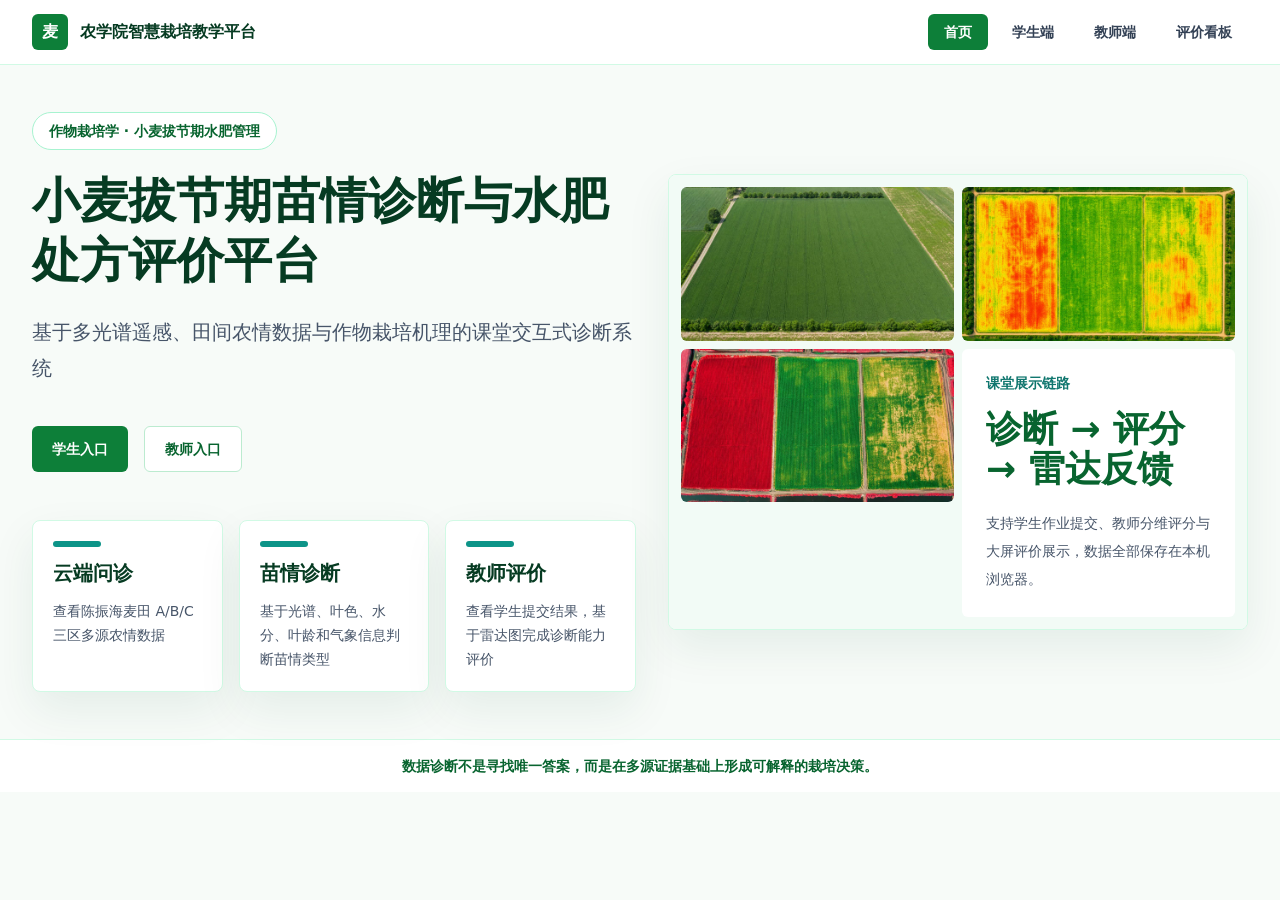
<file: index.html>
<!doctype html>
<html lang="zh-CN">
  <head>
    <meta charset="UTF-8" />
    <meta name="viewport" content="width=device-width, initial-scale=1.0" />
    <title>农学院小麦拔节期苗情诊断与水肥处方评价平台</title>
    <script type="module" crossorigin src="./assets/index-BrUct9hT.js?v=3"></script>
    <link rel="stylesheet" crossorigin href="./assets/index-06vpPLcN.css?v=3">
  </head>
  <body>
    <div id="root"></div>
  </body>
</html>
</file>
<file: assets/index-06vpPLcN.css>
*,:before,:after{--tw-border-spacing-x: 0;--tw-border-spacing-y: 0;--tw-translate-x: 0;--tw-translate-y: 0;--tw-rotate: 0;--tw-skew-x: 0;--tw-skew-y: 0;--tw-scale-x: 1;--tw-scale-y: 1;--tw-pan-x: ;--tw-pan-y: ;--tw-pinch-zoom: ;--tw-scroll-snap-strictness: proximity;--tw-gradient-from-position: ;--tw-gradient-via-position: ;--tw-gradient-to-position: ;--tw-ordinal: ;--tw-slashed-zero: ;--tw-numeric-figure: ;--tw-numeric-spacing: ;--tw-numeric-fraction: ;--tw-ring-inset: ;--tw-ring-offset-width: 0px;--tw-ring-offset-color: #fff;--tw-ring-color: rgb(59 130 246 / .5);--tw-ring-offset-shadow: 0 0 #0000;--tw-ring-shadow: 0 0 #0000;--tw-shadow: 0 0 #0000;--tw-shadow-colored: 0 0 #0000;--tw-blur: ;--tw-brightness: ;--tw-contrast: ;--tw-grayscale: ;--tw-hue-rotate: ;--tw-invert: ;--tw-saturate: ;--tw-sepia: ;--tw-drop-shadow: ;--tw-backdrop-blur: ;--tw-backdrop-brightness: ;--tw-backdrop-contrast: ;--tw-backdrop-grayscale: ;--tw-backdrop-hue-rotate: ;--tw-backdrop-invert: ;--tw-backdrop-opacity: ;--tw-backdrop-saturate: ;--tw-backdrop-sepia: ;--tw-contain-size: ;--tw-contain-layout: ;--tw-contain-paint: ;--tw-contain-style: }::backdrop{--tw-border-spacing-x: 0;--tw-border-spacing-y: 0;--tw-translate-x: 0;--tw-translate-y: 0;--tw-rotate: 0;--tw-skew-x: 0;--tw-skew-y: 0;--tw-scale-x: 1;--tw-scale-y: 1;--tw-pan-x: ;--tw-pan-y: ;--tw-pinch-zoom: ;--tw-scroll-snap-strictness: proximity;--tw-gradient-from-position: ;--tw-gradient-via-position: ;--tw-gradient-to-position: ;--tw-ordinal: ;--tw-slashed-zero: ;--tw-numeric-figure: ;--tw-numeric-spacing: ;--tw-numeric-fraction: ;--tw-ring-inset: ;--tw-ring-offset-width: 0px;--tw-ring-offset-color: #fff;--tw-ring-color: rgb(59 130 246 / .5);--tw-ring-offset-shadow: 0 0 #0000;--tw-ring-shadow: 0 0 #0000;--tw-shadow: 0 0 #0000;--tw-shadow-colored: 0 0 #0000;--tw-blur: ;--tw-brightness: ;--tw-contrast: ;--tw-grayscale: ;--tw-hue-rotate: ;--tw-invert: ;--tw-saturate: ;--tw-sepia: ;--tw-drop-shadow: ;--tw-backdrop-blur: ;--tw-backdrop-brightness: ;--tw-backdrop-contrast: ;--tw-backdrop-grayscale: ;--tw-backdrop-hue-rotate: ;--tw-backdrop-invert: ;--tw-backdrop-opacity: ;--tw-backdrop-saturate: ;--tw-backdrop-sepia: ;--tw-contain-size: ;--tw-contain-layout: ;--tw-contain-paint: ;--tw-contain-style: }*,:before,:after{box-sizing:border-box;border-width:0;border-style:solid;border-color:#e5e7eb}:before,:after{--tw-content: ""}html,:host{line-height:1.5;-webkit-text-size-adjust:100%;-moz-tab-size:4;-o-tab-size:4;tab-size:4;font-family:ui-sans-serif,system-ui,sans-serif,"Apple Color Emoji","Segoe UI Emoji",Segoe UI Symbol,"Noto Color Emoji";font-feature-settings:normal;font-variation-settings:normal;-webkit-tap-highlight-color:transparent}body{margin:0;line-height:inherit}hr{height:0;color:inherit;border-top-width:1px}abbr:where([title]){-webkit-text-decoration:underline dotted;text-decoration:underline dotted}h1,h2,h3,h4,h5,h6{font-size:inherit;font-weight:inherit}a{color:inherit;text-decoration:inherit}b,strong{font-weight:bolder}code,kbd,samp,pre{font-family:ui-monospace,SFMono-Regular,Menlo,Monaco,Consolas,Liberation Mono,Courier New,monospace;font-feature-settings:normal;font-variation-settings:normal;font-size:1em}small{font-size:80%}sub,sup{font-size:75%;line-height:0;position:relative;vertical-align:baseline}sub{bottom:-.25em}sup{top:-.5em}table{text-indent:0;border-color:inherit;border-collapse:collapse}button,input,optgroup,select,textarea{font-family:inherit;font-feature-settings:inherit;font-variation-settings:inherit;font-size:100%;font-weight:inherit;line-height:inherit;letter-spacing:inherit;color:inherit;margin:0;padding:0}button,select{text-transform:none}button,input:where([type=button]),input:where([type=reset]),input:where([type=submit]){-webkit-appearance:button;background-color:transparent;background-image:none}:-moz-focusring{outline:auto}:-moz-ui-invalid{box-shadow:none}progress{vertical-align:baseline}::-webkit-inner-spin-button,::-webkit-outer-spin-button{height:auto}[type=search]{-webkit-appearance:textfield;outline-offset:-2px}::-webkit-search-decoration{-webkit-appearance:none}::-webkit-file-upload-button{-webkit-appearance:button;font:inherit}summary{display:list-item}blockquote,dl,dd,h1,h2,h3,h4,h5,h6,hr,figure,p,pre{margin:0}fieldset{margin:0;padding:0}legend{padding:0}ol,ul,menu{list-style:none;margin:0;padding:0}dialog{padding:0}textarea{resize:vertical}input::-moz-placeholder,textarea::-moz-placeholder{opacity:1;color:#9ca3af}input::placeholder,textarea::placeholder{opacity:1;color:#9ca3af}button,[role=button]{cursor:pointer}:disabled{cursor:default}img,svg,video,canvas,audio,iframe,embed,object{display:block;vertical-align:middle}img,video{max-width:100%;height:auto}[hidden]:where(:not([hidden=until-found])){display:none}.sticky{position:sticky}.top-0{top:0}.z-30{z-index:30}.mx-auto{margin-left:auto;margin-right:auto}.mb-2{margin-bottom:.5rem}.mb-3{margin-bottom:.75rem}.mb-5{margin-bottom:1.25rem}.mb-7{margin-bottom:1.75rem}.ml-auto{margin-left:auto}.mt-1{margin-top:.25rem}.mt-10{margin-top:2.5rem}.mt-12{margin-top:3rem}.mt-2{margin-top:.5rem}.mt-3{margin-top:.75rem}.mt-4{margin-top:1rem}.mt-5{margin-top:1.25rem}.mt-6{margin-top:1.5rem}.mt-7{margin-top:1.75rem}.mt-8{margin-top:2rem}.block{display:block}.flex{display:flex}.inline-flex{display:inline-flex}.table{display:table}.grid{display:grid}.h-1\.5{height:.375rem}.h-16{height:4rem}.h-28{height:7rem}.h-32{height:8rem}.h-8{height:2rem}.h-9{height:2.25rem}.min-h-\[610px\]{min-height:610px}.min-h-\[620px\]{min-height:620px}.min-h-screen{min-height:100vh}.w-12{width:3rem}.w-16{width:4rem}.w-28{width:7rem}.w-8{width:2rem}.w-80{width:20rem}.w-9{width:2.25rem}.w-fit{width:-moz-fit-content;width:fit-content}.w-full{width:100%}.max-w-3xl{max-width:48rem}.max-w-4xl{max-width:56rem}.max-w-\[1440px\]{max-width:1440px}.shrink-0{flex-shrink:0}.border-collapse{border-collapse:collapse}.grid-cols-2{grid-template-columns:repeat(2,minmax(0,1fr))}.grid-cols-3{grid-template-columns:repeat(3,minmax(0,1fr))}.grid-cols-4{grid-template-columns:repeat(4,minmax(0,1fr))}.grid-cols-6{grid-template-columns:repeat(6,minmax(0,1fr))}.grid-cols-\[0\.95fr_1\.05fr\]{grid-template-columns:.95fr 1.05fr}.grid-cols-\[1\.02fr_0\.98fr\]{grid-template-columns:1.02fr .98fr}.grid-cols-\[1\.2fr_0\.8fr\]{grid-template-columns:1.2fr .8fr}.grid-cols-\[1fr_430px\]{grid-template-columns:1fr 430px}.grid-cols-\[260px_1fr\]{grid-template-columns:260px 1fr}.grid-cols-\[280px_1fr\]{grid-template-columns:280px 1fr}.flex-col{flex-direction:column}.items-start{align-items:flex-start}.items-end{align-items:flex-end}.items-center{align-items:center}.justify-center{justify-content:center}.justify-between{justify-content:space-between}.gap-2{gap:.5rem}.gap-3{gap:.75rem}.gap-4{gap:1rem}.gap-5{gap:1.25rem}.gap-6{gap:1.5rem}.gap-8{gap:2rem}.space-y-4>:not([hidden])~:not([hidden]){--tw-space-y-reverse: 0;margin-top:calc(1rem * calc(1 - var(--tw-space-y-reverse)));margin-bottom:calc(1rem * var(--tw-space-y-reverse))}.self-center{align-self:center}.justify-self-end{justify-self:end}.overflow-hidden{overflow:hidden}.rounded-full{border-radius:9999px}.rounded-lg{border-radius:.5rem}.rounded-md{border-radius:.375rem}.border{border-width:1px}.border-b{border-bottom-width:1px}.border-t{border-top-width:1px}.border-amber-200{--tw-border-opacity: 1;border-color:rgb(253 230 138 / var(--tw-border-opacity, 1))}.border-aqua-200{--tw-border-opacity: 1;border-color:rgb(153 246 228 / var(--tw-border-opacity, 1))}.border-aqua-500{--tw-border-opacity: 1;border-color:rgb(13 148 136 / var(--tw-border-opacity, 1))}.border-crop-200{--tw-border-opacity: 1;border-color:rgb(188 235 208 / var(--tw-border-opacity, 1))}.border-crop-600{--tw-border-opacity: 1;border-color:rgb(13 127 57 / var(--tw-border-opacity, 1))}.border-emerald-100{--tw-border-opacity: 1;border-color:rgb(209 250 229 / var(--tw-border-opacity, 1))}.border-emerald-200{--tw-border-opacity: 1;border-color:rgb(167 243 208 / var(--tw-border-opacity, 1))}.border-red-200{--tw-border-opacity: 1;border-color:rgb(254 202 202 / var(--tw-border-opacity, 1))}.bg-\[\#f7fbf8\]{--tw-bg-opacity: 1;background-color:rgb(247 251 248 / var(--tw-bg-opacity, 1))}.bg-amber-50{--tw-bg-opacity: 1;background-color:rgb(255 251 235 / var(--tw-bg-opacity, 1))}.bg-aqua-500{--tw-bg-opacity: 1;background-color:rgb(13 148 136 / var(--tw-bg-opacity, 1))}.bg-crop-50{--tw-bg-opacity: 1;background-color:rgb(242 251 246 / var(--tw-bg-opacity, 1))}.bg-crop-600{--tw-bg-opacity: 1;background-color:rgb(13 127 57 / var(--tw-bg-opacity, 1))}.bg-cyan-50{--tw-bg-opacity: 1;background-color:rgb(236 254 255 / var(--tw-bg-opacity, 1))}.bg-emerald-50{--tw-bg-opacity: 1;background-color:rgb(236 253 245 / var(--tw-bg-opacity, 1))}.bg-red-50{--tw-bg-opacity: 1;background-color:rgb(254 242 242 / var(--tw-bg-opacity, 1))}.bg-white{--tw-bg-opacity: 1;background-color:rgb(255 255 255 / var(--tw-bg-opacity, 1))}.bg-white\/95{background-color:#fffffff2}.p-3{padding:.75rem}.p-4{padding:1rem}.p-5{padding:1.25rem}.p-6{padding:1.5rem}.p-7{padding:1.75rem}.p-8{padding:2rem}.px-2{padding-left:.5rem;padding-right:.5rem}.px-3{padding-left:.75rem;padding-right:.75rem}.px-4{padding-left:1rem;padding-right:1rem}.px-5{padding-left:1.25rem;padding-right:1.25rem}.px-8{padding-left:2rem;padding-right:2rem}.py-1{padding-top:.25rem;padding-bottom:.25rem}.py-2{padding-top:.5rem;padding-bottom:.5rem}.py-3{padding-top:.75rem;padding-bottom:.75rem}.py-4{padding-top:1rem;padding-bottom:1rem}.pb-3{padding-bottom:.75rem}.text-left{text-align:left}.text-center{text-align:center}.text-2xl{font-size:1.5rem;line-height:2rem}.text-3xl{font-size:1.875rem;line-height:2.25rem}.text-4xl{font-size:2.25rem;line-height:2.5rem}.text-5xl{font-size:3rem;line-height:1}.text-7xl{font-size:4.5rem;line-height:1}.text-base{font-size:1rem;line-height:1.5rem}.text-lg{font-size:1.125rem;line-height:1.75rem}.text-sm{font-size:.875rem;line-height:1.25rem}.text-xl{font-size:1.25rem;line-height:1.75rem}.text-xs{font-size:.75rem;line-height:1rem}.font-bold{font-weight:700}.font-semibold{font-weight:600}.leading-5{line-height:1.25rem}.leading-6{line-height:1.5rem}.leading-7{line-height:1.75rem}.leading-8{line-height:2rem}.leading-9{line-height:2.25rem}.leading-tight{line-height:1.25}.text-amber-700{--tw-text-opacity: 1;color:rgb(180 83 9 / var(--tw-text-opacity, 1))}.text-aqua-700{--tw-text-opacity: 1;color:rgb(15 118 110 / var(--tw-text-opacity, 1))}.text-crop-700{--tw-text-opacity: 1;color:rgb(8 100 47 / var(--tw-text-opacity, 1))}.text-crop-900{--tw-text-opacity: 1;color:rgb(6 59 34 / var(--tw-text-opacity, 1))}.text-emerald-700{--tw-text-opacity: 1;color:rgb(4 120 87 / var(--tw-text-opacity, 1))}.text-red-700{--tw-text-opacity: 1;color:rgb(185 28 28 / var(--tw-text-opacity, 1))}.text-slate-500{--tw-text-opacity: 1;color:rgb(100 116 139 / var(--tw-text-opacity, 1))}.text-slate-600{--tw-text-opacity: 1;color:rgb(71 85 105 / var(--tw-text-opacity, 1))}.text-slate-700{--tw-text-opacity: 1;color:rgb(51 65 85 / var(--tw-text-opacity, 1))}.text-white{--tw-text-opacity: 1;color:rgb(255 255 255 / var(--tw-text-opacity, 1))}.accent-green-700{accent-color:#15803d}.outline-none{outline:2px solid transparent;outline-offset:2px}.filter{filter:var(--tw-blur) var(--tw-brightness) var(--tw-contrast) var(--tw-grayscale) var(--tw-hue-rotate) var(--tw-invert) var(--tw-saturate) var(--tw-sepia) var(--tw-drop-shadow)}.backdrop-blur{--tw-backdrop-blur: blur(8px);-webkit-backdrop-filter:var(--tw-backdrop-blur) var(--tw-backdrop-brightness) var(--tw-backdrop-contrast) var(--tw-backdrop-grayscale) var(--tw-backdrop-hue-rotate) var(--tw-backdrop-invert) var(--tw-backdrop-opacity) var(--tw-backdrop-saturate) var(--tw-backdrop-sepia);backdrop-filter:var(--tw-backdrop-blur) var(--tw-backdrop-brightness) var(--tw-backdrop-contrast) var(--tw-backdrop-grayscale) var(--tw-backdrop-hue-rotate) var(--tw-backdrop-invert) var(--tw-backdrop-opacity) var(--tw-backdrop-saturate) var(--tw-backdrop-sepia)}.transition{transition-property:color,background-color,border-color,text-decoration-color,fill,stroke,opacity,box-shadow,transform,filter,backdrop-filter;transition-timing-function:cubic-bezier(.4,0,.2,1);transition-duration:.15s}:root{color:#143225;background:#f7fbf8;font-family:Microsoft YaHei,PingFang SC,Noto Sans CJK SC,system-ui,sans-serif}body{margin:0;min-width:1180px}button,input,select,textarea{font:inherit}.page-shell{margin-left:auto;margin-right:auto;width:100%;max-width:1440px;padding:2rem}.panel{border-radius:.5rem;border-width:1px;--tw-border-opacity: 1;border-color:rgb(209 250 229 / var(--tw-border-opacity, 1));--tw-bg-opacity: 1;background-color:rgb(255 255 255 / var(--tw-bg-opacity, 1));--tw-shadow: 0 18px 45px rgba(14, 75, 45, .08);--tw-shadow-colored: 0 18px 45px var(--tw-shadow-color);box-shadow:var(--tw-ring-offset-shadow, 0 0 #0000),var(--tw-ring-shadow, 0 0 #0000),var(--tw-shadow)}.metric-card{border-radius:.5rem;border-width:1px;--tw-border-opacity: 1;border-color:rgb(209 250 229 / var(--tw-border-opacity, 1));background-image:linear-gradient(to bottom right,var(--tw-gradient-stops));--tw-gradient-from: #fff var(--tw-gradient-from-position);--tw-gradient-to: rgb(255 255 255 / 0) var(--tw-gradient-to-position);--tw-gradient-stops: var(--tw-gradient-from), var(--tw-gradient-to);--tw-gradient-to: #f2fbf6 var(--tw-gradient-to-position);padding:1rem}.primary-button{display:inline-flex;align-items:center;justify-content:center;border-radius:.375rem;--tw-bg-opacity: 1;background-color:rgb(13 127 57 / var(--tw-bg-opacity, 1));padding:.75rem 1.25rem;font-size:.875rem;line-height:1.25rem;font-weight:600;--tw-text-opacity: 1;color:rgb(255 255 255 / var(--tw-text-opacity, 1));transition-property:color,background-color,border-color,text-decoration-color,fill,stroke,opacity,box-shadow,transform,filter,backdrop-filter;transition-timing-function:cubic-bezier(.4,0,.2,1);transition-duration:.15s}.primary-button:hover{--tw-bg-opacity: 1;background-color:rgb(8 100 47 / var(--tw-bg-opacity, 1))}.secondary-button{display:inline-flex;align-items:center;justify-content:center;border-radius:.375rem;border-width:1px;--tw-border-opacity: 1;border-color:rgb(188 235 208 / var(--tw-border-opacity, 1));--tw-bg-opacity: 1;background-color:rgb(255 255 255 / var(--tw-bg-opacity, 1));padding:.75rem 1.25rem;font-size:.875rem;line-height:1.25rem;font-weight:600;--tw-text-opacity: 1;color:rgb(8 100 47 / var(--tw-text-opacity, 1));transition-property:color,background-color,border-color,text-decoration-color,fill,stroke,opacity,box-shadow,transform,filter,backdrop-filter;transition-timing-function:cubic-bezier(.4,0,.2,1);transition-duration:.15s}.secondary-button:hover{--tw-bg-opacity: 1;background-color:rgb(242 251 246 / var(--tw-bg-opacity, 1))}.label-pill{border-radius:9999px;border-width:1px;padding:.25rem .75rem;font-size:.75rem;line-height:1rem;font-weight:600}.field-image{aspect-ratio:16 / 9;width:100%;-o-object-fit:cover;object-fit:cover}.last\:border-0:last-child{border-width:0px}.hover\:bg-crop-50:hover{--tw-bg-opacity: 1;background-color:rgb(242 251 246 / var(--tw-bg-opacity, 1))}.hover\:text-crop-700:hover{--tw-text-opacity: 1;color:rgb(8 100 47 / var(--tw-text-opacity, 1))}.focus\:border-crop-600:focus{--tw-border-opacity: 1;border-color:rgb(13 127 57 / var(--tw-border-opacity, 1))}
</file>
